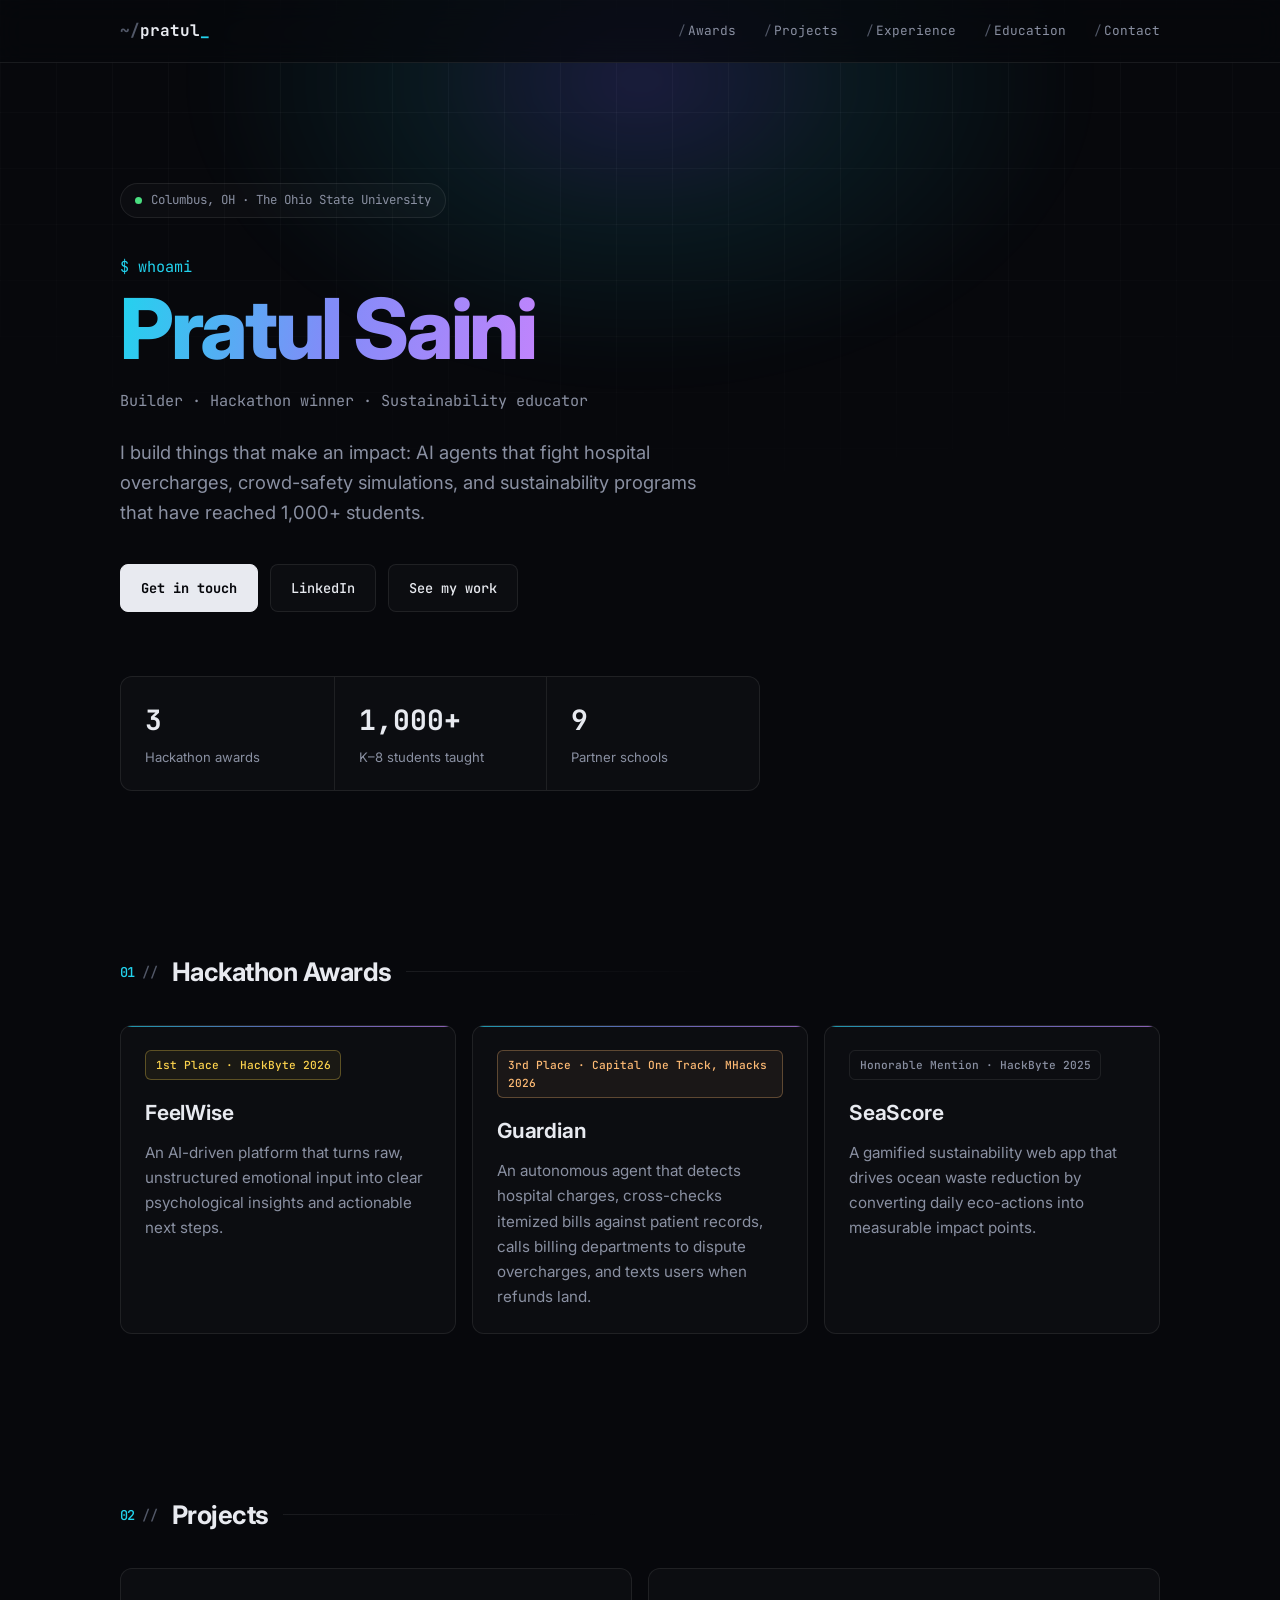
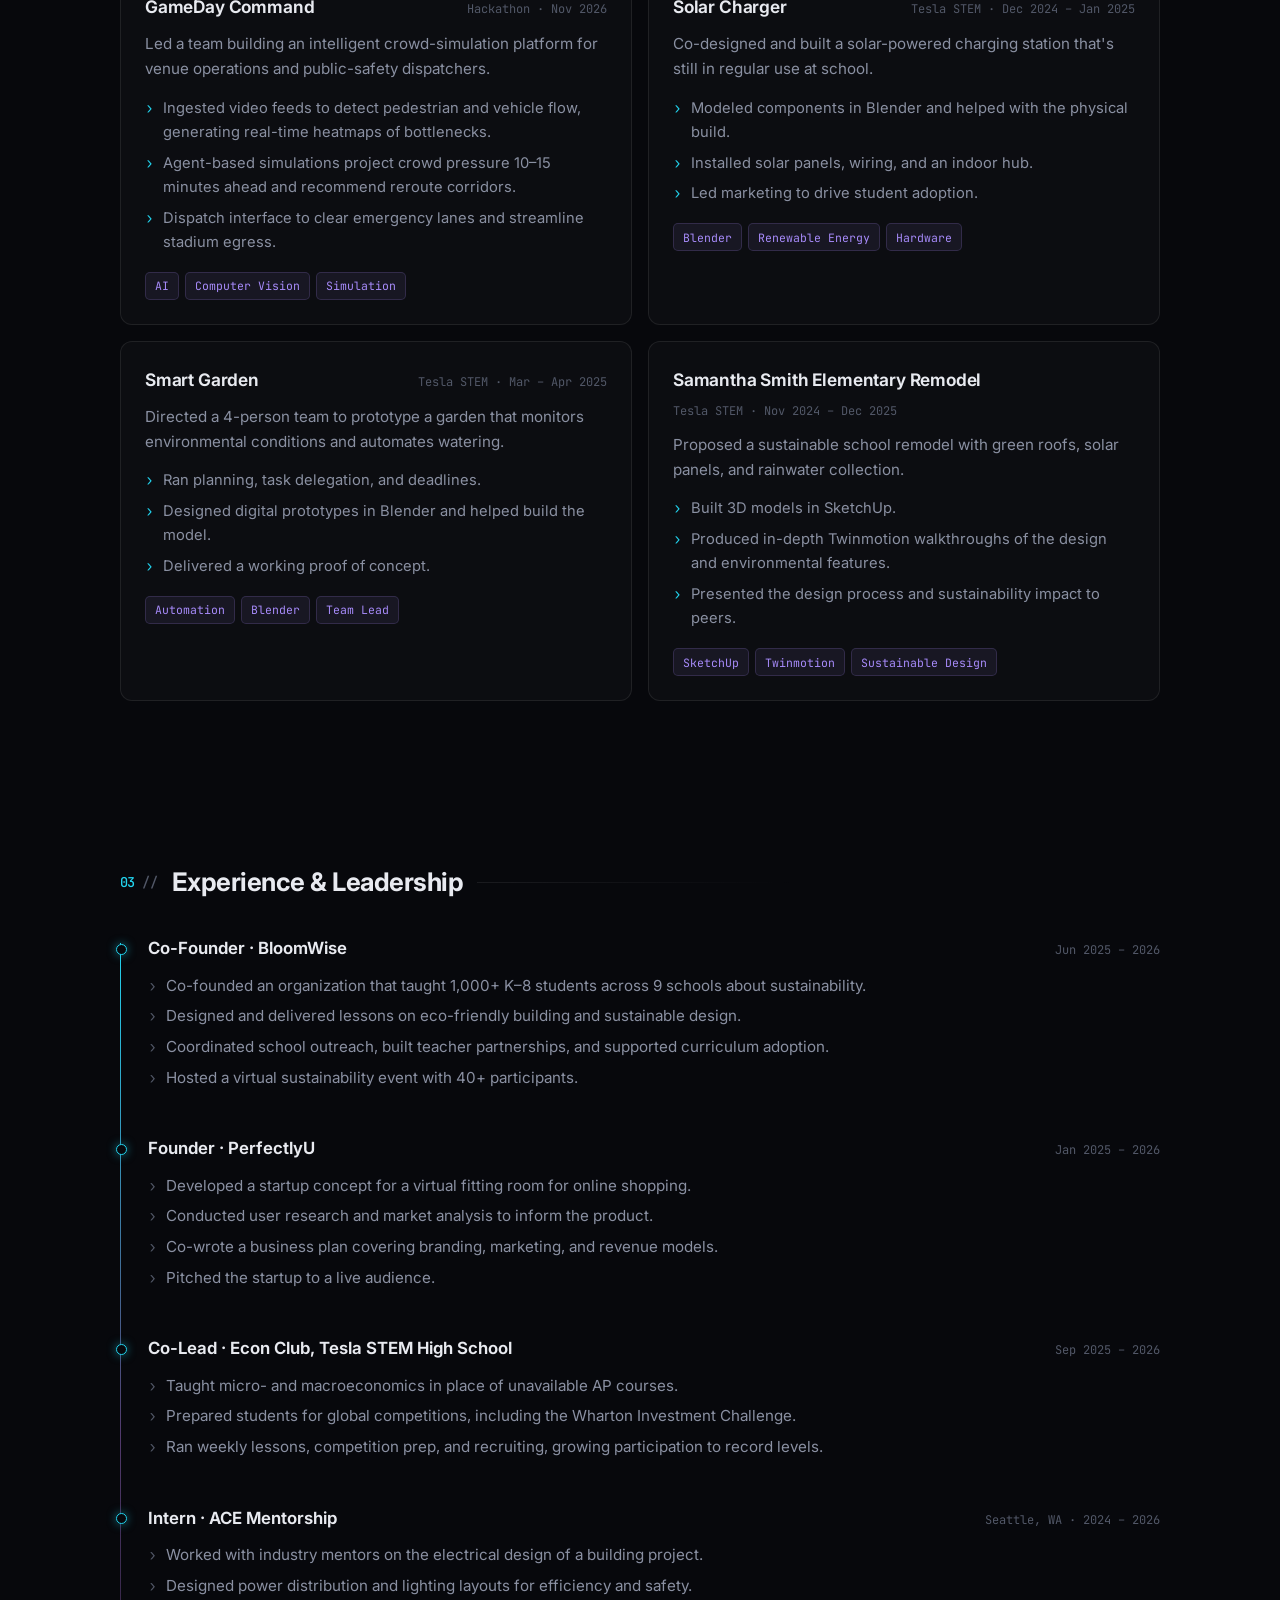
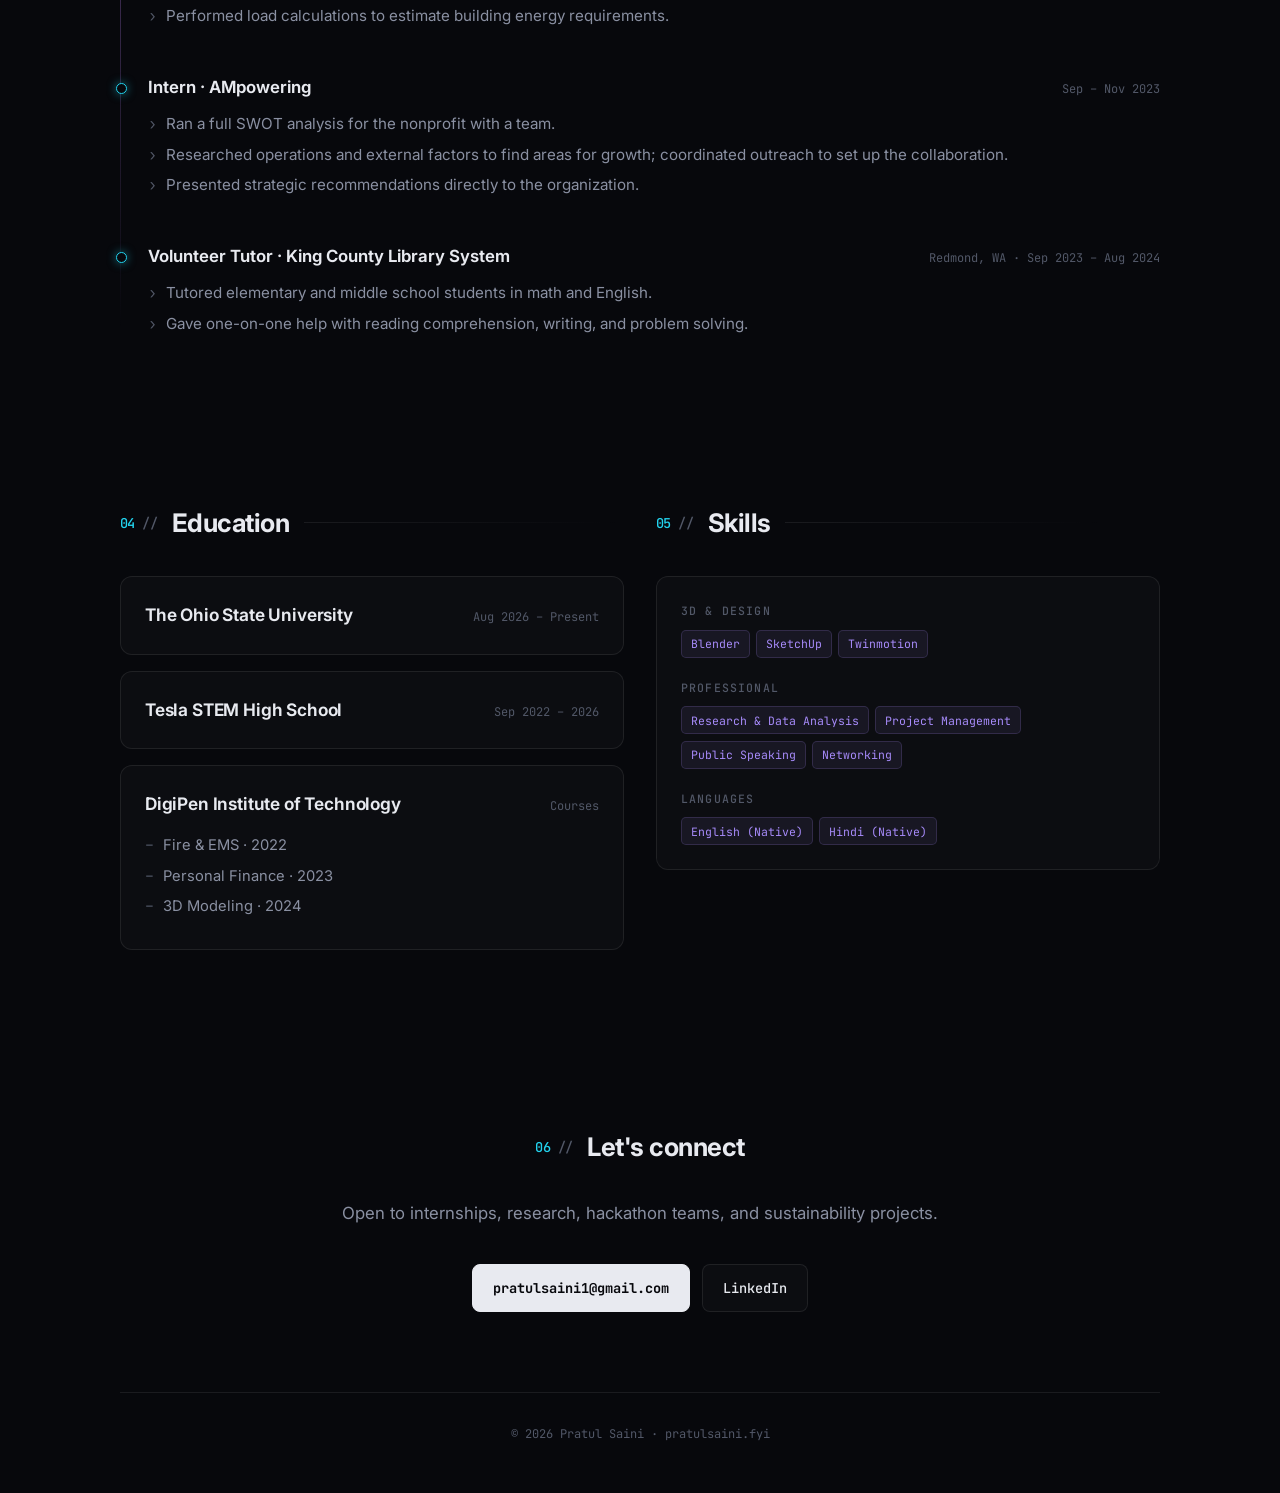
<file: index.html>
<!DOCTYPE html>
<html lang="en">
<head>
  <meta charset="UTF-8" />
  <meta name="viewport" content="width=device-width, initial-scale=1.0" />
  <title>Pratul Saini</title>
  <meta name="description" content="Pratul Saini, student at The Ohio State University. Hackathon builder, sustainability educator, and 3D designer." />
  <meta property="og:title" content="Pratul Saini" />
  <meta property="og:description" content="Hackathon builder, sustainability educator, and 3D designer at The Ohio State University." />
  <meta property="og:url" content="https://pratulsaini.fyi" />
  <link rel="icon" href="data:image/svg+xml,<svg xmlns='http://www.w3.org/2000/svg' viewBox='0 0 100 100'><rect width='100' height='100' rx='20' fill='%230a0a0f'/><text x='50' y='68' font-size='52' text-anchor='middle' fill='%2322d3ee' font-family='monospace' font-weight='bold'>PS</text></svg>" />
  <link rel="preconnect" href="https://fonts.googleapis.com" />
  <link rel="preconnect" href="https://fonts.gstatic.com" crossorigin />
  <link href="https://fonts.googleapis.com/css2?family=Inter:wght@400;500;600;700;800&family=JetBrains+Mono:wght@400;500;700&display=swap" rel="stylesheet" />
  <link rel="stylesheet" href="styles.css" />
</head>
<body>
  <div class="bg-grid" aria-hidden="true"></div>
  <div class="bg-glow" aria-hidden="true"></div>
  <header class="nav">
    <div class="container nav-inner">
      <a href="#top" class="logo"><span class="dim">~/</span>pratul<span class="caret">_</span></a>
      <nav>
        <a href="#awards">Awards</a>
        <a href="#projects">Projects</a>
        <a href="#experience">Experience</a>
        <a href="#education">Education</a>
        <a href="#contact">Contact</a>
      </nav>
    </div>
  </header>

  <main id="top">
    <!-- Hero -->
    <section class="hero container">
      <p class="eyebrow"><span class="dot"></span>Columbus, OH · The Ohio State University</p>
      <p class="prompt">$ whoami</p>
      <h1><span class="grad">Pratul Saini</span></h1>
      <p class="role">Builder · Hackathon winner · Sustainability educator</p>
      <p class="lead">
        I build things that make an impact: AI agents that fight hospital overcharges,
        crowd-safety simulations, and sustainability programs that have reached
        1,000+ students.
      </p>
      <div class="cta">
        <a class="btn primary" href="mailto:pratulsaini1@gmail.com">Get in touch</a>
        <a class="btn" href="https://www.linkedin.com/in/pratul-saini-226a77290" target="_blank" rel="noopener">LinkedIn</a>
        <a class="btn" href="#projects">See my work</a>
      </div>
      <ul class="stats">
        <li><strong>3</strong><span>Hackathon awards</span></li>
        <li><strong>1,000+</strong><span>K–8 students taught</span></li>
        <li><strong>9</strong><span>Partner schools</span></li>
      </ul>
    </section>

    <!-- Awards -->
    <section id="awards" class="section container">
      <h2><span class="num">01</span>Hackathon Awards</h2>
      <div class="grid">
        <article class="card award">
          <span class="badge gold">1st Place · HackByte 2026</span>
          <h3>FeelWise</h3>
          <p>An AI-driven platform that turns raw, unstructured emotional input into clear psychological insights and actionable next steps.</p>
        </article>
        <article class="card award">
          <span class="badge bronze">3rd Place · Capital One Track, MHacks 2026</span>
          <h3>Guardian</h3>
          <p>An autonomous agent that detects hospital charges, cross-checks itemized bills against patient records, calls billing departments to dispute overcharges, and texts users when refunds land.</p>
        </article>
        <article class="card award">
          <span class="badge">Honorable Mention · HackByte 2025</span>
          <h3>SeaScore</h3>
          <p>A gamified sustainability web app that drives ocean waste reduction by converting daily eco-actions into measurable impact points.</p>
        </article>
      </div>
    </section>

    <!-- Projects -->
    <section id="projects" class="section container">
      <h2><span class="num">02</span>Projects</h2>
      <div class="grid two">
        <article class="card">
          <div class="card-head">
            <h3>GameDay Command</h3>
            <span class="meta">Hackathon · Nov 2026</span>
          </div>
          <p>Led a team building an intelligent crowd-simulation platform for venue operations and public-safety dispatchers.</p>
          <ul>
            <li>Ingested video feeds to detect pedestrian and vehicle flow, generating real-time heatmaps of bottlenecks.</li>
            <li>Agent-based simulations project crowd pressure 10–15 minutes ahead and recommend reroute corridors.</li>
            <li>Dispatch interface to clear emergency lanes and streamline stadium egress.</li>
          </ul>
          <div class="tags"><span>AI</span><span>Computer Vision</span><span>Simulation</span></div>
        </article>

        <article class="card">
          <div class="card-head">
            <h3>Solar Charger</h3>
            <span class="meta">Tesla STEM · Dec 2024 – Jan 2025</span>
          </div>
          <p>Co-designed and built a solar-powered charging station that's still in regular use at school.</p>
          <ul>
            <li>Modeled components in Blender and helped with the physical build.</li>
            <li>Installed solar panels, wiring, and an indoor hub.</li>
            <li>Led marketing to drive student adoption.</li>
          </ul>
          <div class="tags"><span>Blender</span><span>Renewable Energy</span><span>Hardware</span></div>
        </article>

        <article class="card">
          <div class="card-head">
            <h3>Smart Garden</h3>
            <span class="meta">Tesla STEM · Mar – Apr 2025</span>
          </div>
          <p>Directed a 4-person team to prototype a garden that monitors environmental conditions and automates watering.</p>
          <ul>
            <li>Ran planning, task delegation, and deadlines.</li>
            <li>Designed digital prototypes in Blender and helped build the model.</li>
            <li>Delivered a working proof of concept.</li>
          </ul>
          <div class="tags"><span>Automation</span><span>Blender</span><span>Team Lead</span></div>
        </article>

        <article class="card">
          <div class="card-head">
            <h3>Samantha Smith Elementary Remodel</h3>
            <span class="meta">Tesla STEM · Nov 2024 – Dec 2025</span>
          </div>
          <p>Proposed a sustainable school remodel with green roofs, solar panels, and rainwater collection.</p>
          <ul>
            <li>Built 3D models in SketchUp.</li>
            <li>Produced in-depth Twinmotion walkthroughs of the design and environmental features.</li>
            <li>Presented the design process and sustainability impact to peers.</li>
          </ul>
          <div class="tags"><span>SketchUp</span><span>Twinmotion</span><span>Sustainable Design</span></div>
        </article>
      </div>
    </section>

    <!-- Experience -->
    <section id="experience" class="section container">
      <h2><span class="num">03</span>Experience &amp; Leadership</h2>
      <div class="timeline">
        <div class="item">
          <div class="item-head"><h3>Co-Founder · BloomWise</h3><span class="meta">Jun 2025 – 2026</span></div>
          <ul>
            <li>Co-founded an organization that taught 1,000+ K–8 students across 9 schools about sustainability.</li>
            <li>Designed and delivered lessons on eco-friendly building and sustainable design.</li>
            <li>Coordinated school outreach, built teacher partnerships, and supported curriculum adoption.</li>
            <li>Hosted a virtual sustainability event with 40+ participants.</li>
          </ul>
        </div>
        <div class="item">
          <div class="item-head"><h3>Founder · PerfectlyU</h3><span class="meta">Jan 2025 – 2026</span></div>
          <ul>
            <li>Developed a startup concept for a virtual fitting room for online shopping.</li>
            <li>Conducted user research and market analysis to inform the product.</li>
            <li>Co-wrote a business plan covering branding, marketing, and revenue models.</li>
            <li>Pitched the startup to a live audience.</li>
          </ul>
        </div>
        <div class="item">
          <div class="item-head"><h3>Co-Lead · Econ Club, Tesla STEM High School</h3><span class="meta">Sep 2025 – 2026</span></div>
          <ul>
            <li>Taught micro- and macroeconomics in place of unavailable AP courses.</li>
            <li>Prepared students for global competitions, including the Wharton Investment Challenge.</li>
            <li>Ran weekly lessons, competition prep, and recruiting, growing participation to record levels.</li>
          </ul>
        </div>
        <div class="item">
          <div class="item-head"><h3>Intern · ACE Mentorship</h3><span class="meta">Seattle, WA · 2024 – 2026</span></div>
          <ul>
            <li>Worked with industry mentors on the electrical design of a building project.</li>
            <li>Designed power distribution and lighting layouts for efficiency and safety.</li>
            <li>Performed load calculations to estimate building energy requirements.</li>
          </ul>
        </div>
        <div class="item">
          <div class="item-head"><h3>Intern · AMpowering</h3><span class="meta">Sep – Nov 2023</span></div>
          <ul>
            <li>Ran a full SWOT analysis for the nonprofit with a team.</li>
            <li>Researched operations and external factors to find areas for growth; coordinated outreach to set up the collaboration.</li>
            <li>Presented strategic recommendations directly to the organization.</li>
          </ul>
        </div>
        <div class="item">
          <div class="item-head"><h3>Volunteer Tutor · King County Library System</h3><span class="meta">Redmond, WA · Sep 2023 – Aug 2024</span></div>
          <ul>
            <li>Tutored elementary and middle school students in math and English.</li>
            <li>Gave one-on-one help with reading comprehension, writing, and problem solving.</li>
          </ul>
        </div>
      </div>
    </section>

    <!-- Education & Skills -->
    <section id="education" class="section container">
      <div class="grid two">
        <div>
          <h2><span class="num">04</span>Education</h2>
          <div class="card">
            <div class="card-head"><h3>The Ohio State University</h3><span class="meta">Aug 2026 – Present</span></div>
          </div>
          <div class="card">
            <div class="card-head"><h3>Tesla STEM High School</h3><span class="meta">Sep 2022 – 2026</span></div>
          </div>
          <div class="card">
            <div class="card-head"><h3>DigiPen Institute of Technology</h3><span class="meta">Courses</span></div>
            <ul class="plain">
              <li>Fire &amp; EMS · 2022</li>
              <li>Personal Finance · 2023</li>
              <li>3D Modeling · 2024</li>
            </ul>
          </div>
        </div>
        <div>
          <h2><span class="num">05</span>Skills</h2>
          <div class="card">
            <h4>3D &amp; Design</h4>
            <div class="tags"><span>Blender</span><span>SketchUp</span><span>Twinmotion</span></div>
            <h4>Professional</h4>
            <div class="tags"><span>Research &amp; Data Analysis</span><span>Project Management</span><span>Public Speaking</span><span>Networking</span></div>
            <h4>Languages</h4>
            <div class="tags"><span>English (Native)</span><span>Hindi (Native)</span></div>
          </div>
        </div>
      </div>
    </section>

    <!-- Contact -->
    <section id="contact" class="section container contact">
      <h2 class="center-h"><span class="num">06</span>Let's connect</h2>
      <p>Open to internships, research, hackathon teams, and sustainability projects.</p>
      <div class="cta center">
        <a class="btn primary" href="mailto:pratulsaini1@gmail.com">pratulsaini1@gmail.com</a>
        <a class="btn" href="https://www.linkedin.com/in/pratul-saini-226a77290" target="_blank" rel="noopener">LinkedIn</a>
      </div>
    </section>
  </main>

  <footer class="container footer">
    <p>© <span id="year">2026</span> Pratul Saini · pratulsaini.fyi</p>
  </footer>

  <script>
    document.getElementById('year').textContent = new Date().getFullYear();
    const io = new IntersectionObserver((es) => es.forEach(e => {
      if (e.isIntersecting) { e.target.classList.add('in'); io.unobserve(e.target); }
    }), { threshold: 0.1 });
    document.querySelectorAll('.section, .hero').forEach(el => { el.classList.add('reveal'); io.observe(el); });
  </script>
</body>
</html>
</file>
<file: styles.css>
:root {
  --bg: #07080c;
  --surface: rgba(255, 255, 255, 0.025);
  --surface-hover: rgba(255, 255, 255, 0.05);
  --border: rgba(255, 255, 255, 0.08);
  --text: #e8eaf0;
  --muted: #8a90a2;
  --dim: #525868;
  --cyan: #22d3ee;
  --violet: #a78bfa;
  --green: #4ade80;
  --grad: linear-gradient(100deg, #22d3ee 0%, #818cf8 50%, #c084fc 100%);
  --mono: "JetBrains Mono", ui-monospace, SFMono-Regular, Menlo, monospace;
  --radius: 12px;
}

* { box-sizing: border-box; margin: 0; padding: 0; }

html { scroll-behavior: smooth; scroll-padding-top: 80px; }

body {
  font-family: "Inter", system-ui, -apple-system, sans-serif;
  background: var(--bg);
  color: var(--text);
  line-height: 1.65;
  -webkit-font-smoothing: antialiased;
  overflow-x: hidden;
}

::selection { background: rgba(34, 211, 238, 0.3); }

a { color: inherit; text-decoration: none; }

.container { width: min(1040px, 90%); margin: 0 auto; position: relative; z-index: 1; }

/* Background: faint grid that fades out, plus a soft glow behind the hero */
.bg-grid {
  position: fixed; inset: 0; z-index: 0; pointer-events: none;
  background-image:
    linear-gradient(rgba(255,255,255,0.035) 1px, transparent 1px),
    linear-gradient(90deg, rgba(255,255,255,0.035) 1px, transparent 1px);
  background-size: 56px 56px;
  mask-image: radial-gradient(ellipse 80% 60% at 50% 0%, #000 30%, transparent 100%);
  -webkit-mask-image: radial-gradient(ellipse 80% 60% at 50% 0%, #000 30%, transparent 100%);
}
.bg-glow {
  position: absolute; top: -220px; left: 50%; transform: translateX(-50%);
  width: 900px; height: 600px; z-index: 0; pointer-events: none;
  background: radial-gradient(closest-side, rgba(99, 102, 241, 0.22), rgba(34, 211, 238, 0.08), transparent);
  filter: blur(20px);
}

/* Nav */
.nav {
  position: sticky; top: 0; z-index: 10;
  background: rgba(7, 8, 12, 0.7);
  backdrop-filter: blur(14px);
  -webkit-backdrop-filter: blur(14px);
  border-bottom: 1px solid var(--border);
}
.nav-inner { display: flex; align-items: center; justify-content: space-between; height: 62px; }
.logo { font-family: var(--mono); font-weight: 700; font-size: 1rem; color: var(--text); }
.logo .dim { color: var(--dim); }
.caret { color: var(--cyan); animation: blink 1.1s steps(1) infinite; }
@keyframes blink { 50% { opacity: 0; } }
.nav nav { display: flex; gap: 1.75rem; }
.nav nav a {
  font-family: var(--mono); font-size: 0.8rem; color: var(--muted);
  transition: color 0.15s;
}
.nav nav a::before { content: "/"; color: var(--dim); margin-right: 2px; }
.nav nav a:hover { color: var(--cyan); }

/* Hero */
.hero { padding: 7.5rem 0 5rem; }
.eyebrow {
  display: inline-flex; align-items: center; gap: 0.6rem;
  font-family: var(--mono); font-size: 0.78rem; color: var(--muted);
  padding: 0.4rem 0.85rem; border: 1px solid var(--border); border-radius: 999px;
  background: var(--surface);
}
.dot {
  width: 7px; height: 7px; border-radius: 50%; background: var(--green);
  box-shadow: 0 0 0 0 rgba(74, 222, 128, 0.6); animation: pulse 2s infinite;
}
@keyframes pulse {
  0% { box-shadow: 0 0 0 0 rgba(74, 222, 128, 0.55); }
  70% { box-shadow: 0 0 0 8px rgba(74, 222, 128, 0); }
  100% { box-shadow: 0 0 0 0 rgba(74, 222, 128, 0); }
}
.prompt { font-family: var(--mono); color: var(--cyan); font-size: 0.95rem; margin-top: 2.25rem; }
.hero h1 {
  font-size: clamp(2.8rem, 8vw, 5.25rem); line-height: 1.02; font-weight: 800;
  letter-spacing: -0.04em; margin-top: 0.4rem;
}
.grad { background: var(--grad); -webkit-background-clip: text; background-clip: text; color: transparent; }
.role { font-family: var(--mono); color: var(--muted); font-size: 0.95rem; margin-top: 1rem; }
.lead { color: var(--muted); font-size: 1.15rem; max-width: 600px; margin-top: 1.5rem; }

.cta { display: flex; flex-wrap: wrap; gap: 0.75rem; margin-top: 2.25rem; }
.cta.center { justify-content: center; }
.btn {
  font-family: var(--mono); font-size: 0.85rem; font-weight: 500;
  padding: 0.75rem 1.25rem; border-radius: 8px;
  border: 1px solid var(--border); background: var(--surface); color: var(--text);
  transition: border-color 0.2s, background 0.2s, box-shadow 0.2s, transform 0.2s;
}
.btn:hover { border-color: rgba(34, 211, 238, 0.5); background: var(--surface-hover); transform: translateY(-1px); }
.btn.primary {
  background: var(--text); color: var(--bg); border-color: var(--text); font-weight: 700;
}
.btn.primary:hover { box-shadow: 0 0 0 4px rgba(34, 211, 238, 0.18), 0 8px 30px rgba(99, 102, 241, 0.35); }

.stats {
  list-style: none; display: grid; grid-template-columns: repeat(3, minmax(0, 1fr));
  margin-top: 4rem; border: 1px solid var(--border); border-radius: var(--radius);
  background: var(--surface); max-width: 640px;
}
.stats li { padding: 1.25rem 1.5rem; }
.stats li + li { border-left: 1px solid var(--border); }
.stats strong { display: block; font-family: var(--mono); font-size: 1.75rem; font-weight: 700; }
.stats span { color: var(--muted); font-size: 0.82rem; }

/* Sections */
.section { padding: 5rem 0; }
.section h2 {
  display: flex; align-items: center; gap: 0.9rem;
  font-size: 1.6rem; font-weight: 700; letter-spacing: -0.02em; margin-bottom: 2rem;
}
.section h2::after {
  content: ""; flex: 1; height: 1px; max-width: 320px;
  background: linear-gradient(90deg, var(--border), transparent);
}
.section h2.center-h { justify-content: center; }
.section h2.center-h::after { display: none; }
.num { font-family: var(--mono); font-size: 0.85rem; font-weight: 500; color: var(--cyan); }
.num::after { content: " //"; color: var(--dim); }

.grid { display: grid; gap: 1rem; grid-template-columns: repeat(auto-fit, minmax(280px, 1fr)); }
.grid.two { grid-template-columns: repeat(auto-fit, minmax(380px, 1fr)); gap: 1rem 2rem; }
#projects .grid.two { gap: 1rem; }

.card {
  position: relative;
  background: var(--surface); border: 1px solid var(--border); border-radius: var(--radius);
  padding: 1.5rem; margin-bottom: 1rem;
  transition: border-color 0.25s, background 0.25s, transform 0.25s;
}
.grid > .card { margin-bottom: 0; }
.card:hover { background: var(--surface-hover); border-color: rgba(129, 140, 248, 0.35); transform: translateY(-2px); }
.card h3 { font-size: 1.08rem; font-weight: 650; letter-spacing: -0.01em; }
.card h4 {
  font-family: var(--mono); font-size: 0.72rem; font-weight: 500; text-transform: uppercase;
  letter-spacing: 0.1em; color: var(--dim); margin: 1.25rem 0 0.6rem;
}
.card h4:first-child { margin-top: 0; }
.card p { color: var(--muted); margin-top: 0.6rem; font-size: 0.95rem; }
.card ul { margin: 0.9rem 0 0; color: var(--muted); font-size: 0.92rem; list-style: none; }
.card ul li { position: relative; padding-left: 1.1rem; margin-bottom: 0.4rem; }
.card ul li::before { content: "›"; position: absolute; left: 0; color: var(--cyan); font-family: var(--mono); }
.card ul.plain li::before { content: "–"; color: var(--dim); }

.card-head, .item-head { display: flex; justify-content: space-between; align-items: baseline; gap: 0.5rem 1rem; flex-wrap: wrap; }
.meta { font-family: var(--mono); color: var(--dim); font-size: 0.75rem; white-space: nowrap; }

/* Award cards get a gradient top edge */
.award { display: flex; flex-direction: column; overflow: hidden; }
.award::before {
  content: ""; position: absolute; top: 0; left: 0; right: 0; height: 1px;
  background: var(--grad); opacity: 0.7;
}
.award h3 { margin-top: 1rem; font-size: 1.3rem; }
.badge {
  align-self: flex-start; font-family: var(--mono); font-size: 0.7rem; font-weight: 500;
  padding: 0.3rem 0.6rem; border-radius: 6px;
  border: 1px solid var(--border); color: var(--muted);
}
.badge.gold { color: #fcd34d; border-color: rgba(252, 211, 77, 0.3); background: rgba(252, 211, 77, 0.06); }
.badge.bronze { color: #fdba74; border-color: rgba(253, 186, 116, 0.3); background: rgba(253, 186, 116, 0.06); }

.tags { display: flex; flex-wrap: wrap; gap: 0.4rem; margin-top: 1.1rem; }
.card h4 + .tags { margin-top: 0; }
.tags span {
  font-family: var(--mono); font-size: 0.72rem; padding: 0.22rem 0.55rem; border-radius: 5px;
  color: var(--violet); background: rgba(167, 139, 250, 0.08); border: 1px solid rgba(167, 139, 250, 0.18);
}

/* Timeline */
.timeline { position: relative; padding-left: 1.75rem; }
.timeline::before {
  content: ""; position: absolute; left: 0; top: 0.5rem; bottom: 0.5rem; width: 1px;
  background: linear-gradient(180deg, var(--cyan), rgba(192, 132, 252, 0.4), transparent);
}
.item { position: relative; padding-bottom: 2.5rem; }
.item:last-child { padding-bottom: 0; }
.item::before {
  content: ""; position: absolute; left: calc(-1.75rem - 4px); top: 0.55rem;
  width: 9px; height: 9px; border-radius: 50%;
  background: var(--bg); border: 1px solid var(--cyan); box-shadow: 0 0 10px rgba(34, 211, 238, 0.5);
}
.item h3 { font-size: 1.05rem; font-weight: 650; }
.item ul { margin: 0.6rem 0 0; color: var(--muted); list-style: none; font-size: 0.95rem; }
.item li { position: relative; padding-left: 1.1rem; margin-bottom: 0.35rem; }
.item li::before { content: "›"; position: absolute; left: 0; color: var(--dim); font-family: var(--mono); }

/* Contact */
.contact { text-align: center; }
.contact p { color: var(--muted); font-size: 1.05rem; }

.footer {
  padding: 2rem 0 3rem; text-align: center; font-family: var(--mono);
  color: var(--dim); font-size: 0.75rem; border-top: 1px solid var(--border);
}

/* Scroll reveal */
.reveal { opacity: 0; transform: translateY(16px); transition: opacity 0.7s ease, transform 0.7s ease; }
.reveal.in { opacity: 1; transform: none; }

@media (prefers-reduced-motion: reduce) {
  html { scroll-behavior: auto; }
  .reveal { opacity: 1; transform: none; transition: none; }
  .caret, .dot { animation: none; }
}

@media (max-width: 720px) {
  .nav nav { gap: 1rem; }
  .nav nav a:nth-child(n+4) { display: none; }
  .hero { padding: 4.5rem 0 3rem; }
  .grid.two { grid-template-columns: 1fr; }
  .stats li { padding: 1rem; }
  .stats strong { font-size: 1.3rem; }
  .section { padding: 3.5rem 0; }
}
</file>
